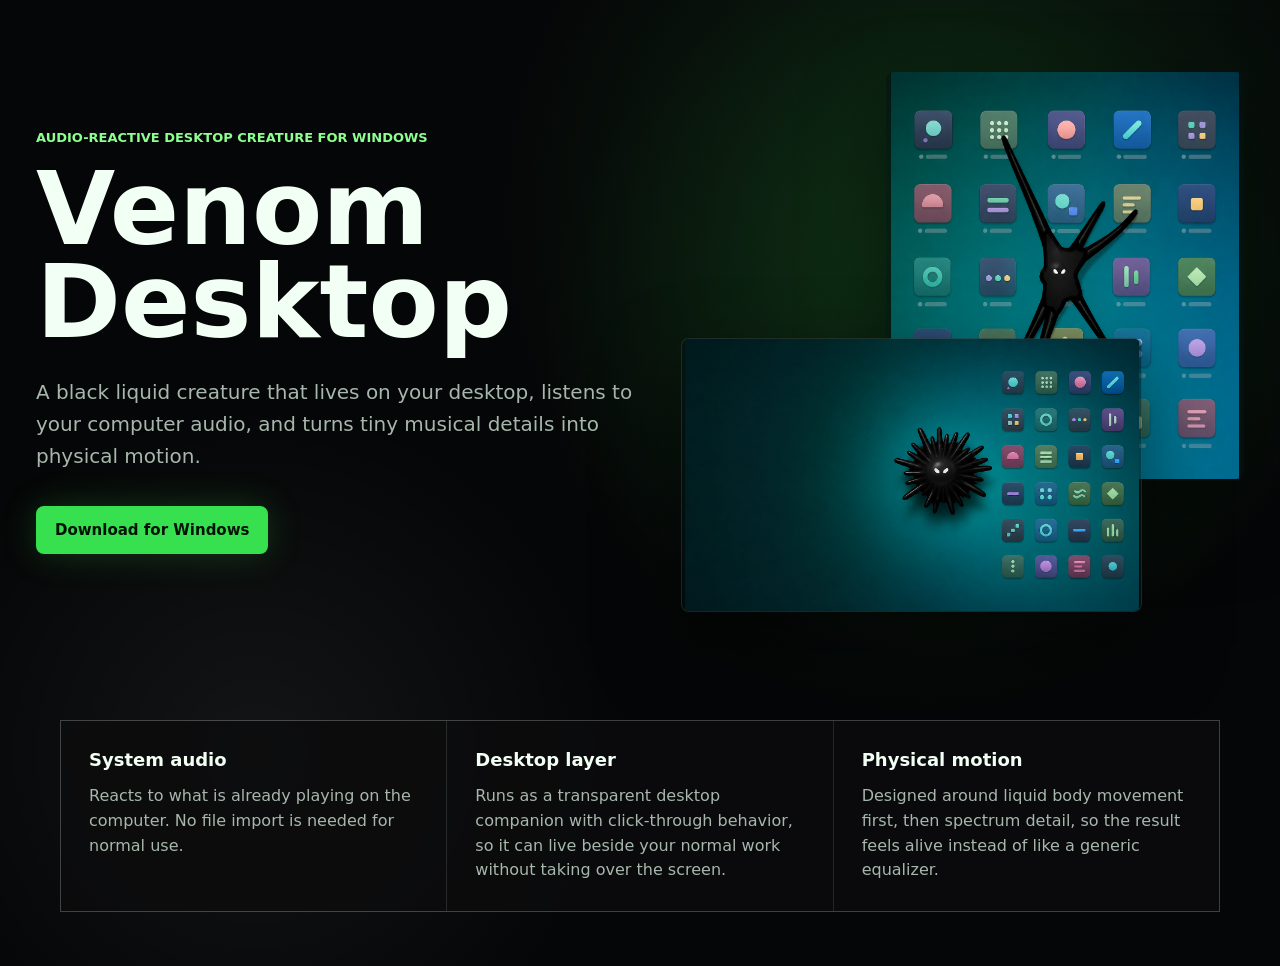
<file: docs/index.html>
<!doctype html>
<html lang="en">
  <head>
    <meta charset="utf-8" />
    <meta name="viewport" content="width=device-width, initial-scale=1" />
    <meta
      name="description"
      content="Venom Desktop is a Windows desktop creature that listens to system audio and reacts like a living spectrum."
    />
    <title>Venom Desktop</title>
    <link rel="stylesheet" href="./styles.css?v=states2" />
  </head>
  <body>
    <main class="shell">
      <section class="hero" aria-labelledby="title">
        <div class="copy">
          <p class="kicker">Audio-reactive desktop creature for Windows</p>
          <h1 id="title">Venom Desktop</h1>
          <p class="lede">
            A black liquid creature that lives on your desktop, listens to your
            computer audio, and turns tiny musical details into physical motion.
          </p>
          <div class="actions">
            <a
              class="button primary"
              href="./downloads/VenomDesktop-win-x64.zip"
              download
            >
              Download for Windows
            </a>
          </div>
        </div>

        <div class="state-visuals" aria-hidden="true">
          <img
            class="state-image crawl-state"
            src="./assets/venom-crawling-hero.png"
            alt=""
            loading="eager"
          />
          <img
            class="state-image listen-state"
            src="./assets/venom-listening-hero-v2.png"
            alt=""
            loading="eager"
          />
        </div>
      </section>

      <section class="details" aria-label="Product details">
        <article>
          <h2>System audio</h2>
          <p>
            Reacts to what is already playing on the computer. No file import is
            needed for normal use.
          </p>
        </article>
        <article>
          <h2>Desktop layer</h2>
          <p>
            Runs as a transparent desktop companion with click-through behavior,
            so it can live beside your normal work without taking over the
            screen.
          </p>
        </article>
        <article>
          <h2>Physical motion</h2>
          <p>
            Designed around liquid body movement first, then spectrum detail, so
            the result feels alive instead of like a generic equalizer.
          </p>
        </article>
      </section>
    </main>
  </body>
</html>
</file>
<file: docs/styles.css>
:root {
  color-scheme: dark;
  --bg: #050607;
  --ink: #f2fff4;
  --muted: #a7b7ab;
  --green: #36e04f;
  --green-soft: #8cff8f;
  --line: rgba(255, 255, 255, 0.12);
}

* {
  box-sizing: border-box;
}

html,
body {
  min-height: 100%;
}

body {
  margin: 0;
  color: var(--ink);
  font-family:
    Inter, ui-sans-serif, system-ui, -apple-system, BlinkMacSystemFont, "Segoe UI",
    sans-serif;
  background:
    radial-gradient(circle at 74% 22%, rgba(54, 224, 79, 0.16), transparent 28rem),
    radial-gradient(circle at 20% 78%, rgba(255, 255, 255, 0.06), transparent 22rem),
    var(--bg);
}

.shell {
  width: 100%;
}

.hero {
  position: relative;
  min-height: 78vh;
  display: grid;
  grid-template-columns: minmax(0, 0.9fr) minmax(360px, 0.82fr);
  align-items: center;
  gap: 28px;
  overflow: hidden;
  padding: 8vh max(36px, calc((100vw - 1340px) / 2 + 36px)) 12vh;
}

.hero::after {
  content: "";
  position: absolute;
  inset: 0;
  background: radial-gradient(circle at 72% 48%, rgba(54, 224, 79, 0.08), transparent 24rem);
  pointer-events: none;
}

.copy {
  position: relative;
  z-index: 1;
  width: min(620px, 100%);
}

.state-visuals {
  position: relative;
  z-index: 1;
  min-height: 540px;
}

.state-image {
  display: block;
  position: absolute;
  border-radius: 8px;
  object-fit: contain;
  background: rgba(0, 18, 17, 0.54);
  box-shadow: 0 34px 80px rgba(0, 0, 0, 0.5);
}

.crawl-state {
  right: 0;
  top: 0;
  width: clamp(270px, 28vw, 390px);
  aspect-ratio: 0.88;
  object-position: center;
}

.listen-state {
  left: 0;
  bottom: 0;
  width: clamp(340px, 36vw, 500px);
  aspect-ratio: 1.68;
  object-position: center;
  border: 1px solid rgba(255, 255, 255, 0.1);
}

.kicker {
  margin: 0 0 18px;
  color: var(--green-soft);
  font-size: 13px;
  font-weight: 700;
  letter-spacing: 0;
  text-transform: uppercase;
}

h1 {
  margin: 0;
  font-size: clamp(56px, 8vw, 108px);
  line-height: 0.9;
  letter-spacing: 0;
}

.lede {
  max-width: 620px;
  margin: 28px 0 0;
  color: var(--muted);
  font-size: 20px;
  line-height: 1.6;
}

.actions {
  display: flex;
  flex-wrap: wrap;
  gap: 12px;
  margin-top: 34px;
}

.button {
  display: inline-flex;
  min-height: 48px;
  align-items: center;
  justify-content: center;
  border: 1px solid var(--line);
  border-radius: 8px;
  padding: 0 18px;
  color: var(--ink);
  font-size: 15px;
  font-weight: 700;
  text-decoration: none;
}

.button.primary {
  border-color: rgba(54, 224, 79, 0.72);
  background: var(--green);
  color: #041306;
  box-shadow: 0 0 36px rgba(54, 224, 79, 0.2);
}

.button.secondary {
  background: rgba(255, 255, 255, 0.06);
}

.details {
  width: min(1160px, calc(100% - 72px));
  display: grid;
  grid-template-columns: repeat(3, minmax(0, 1fr));
  gap: 1px;
  margin: 0 auto 54px;
  border: 1px solid var(--line);
  background: var(--line);
}

.details article {
  min-height: 178px;
  padding: 28px;
  background: rgba(5, 6, 7, 0.82);
}

.details h2 {
  margin: 0 0 14px;
  font-size: 18px;
  letter-spacing: 0;
}

.details p {
  margin: 0;
  color: var(--muted);
  line-height: 1.55;
}

@media (max-width: 820px) {
  .hero {
    min-height: 78vh;
    grid-template-columns: 1fr;
    gap: 28px;
    padding: 48px 14px 72px;
  }

  .copy {
    width: min(100% - 28px, 620px);
    margin: 0 auto;
  }

  .lede {
    font-size: 17px;
  }

  .state-visuals {
    min-height: 430px;
    width: min(100%, 620px);
    margin: 0 auto;
  }

  .crawl-state {
    right: 0;
    width: min(58vw, 260px);
  }

  .listen-state {
    left: 0;
    width: min(78vw, 360px);
  }

  .details {
    width: min(100% - 28px, 620px);
    grid-template-columns: 1fr;
  }
}
</file>
